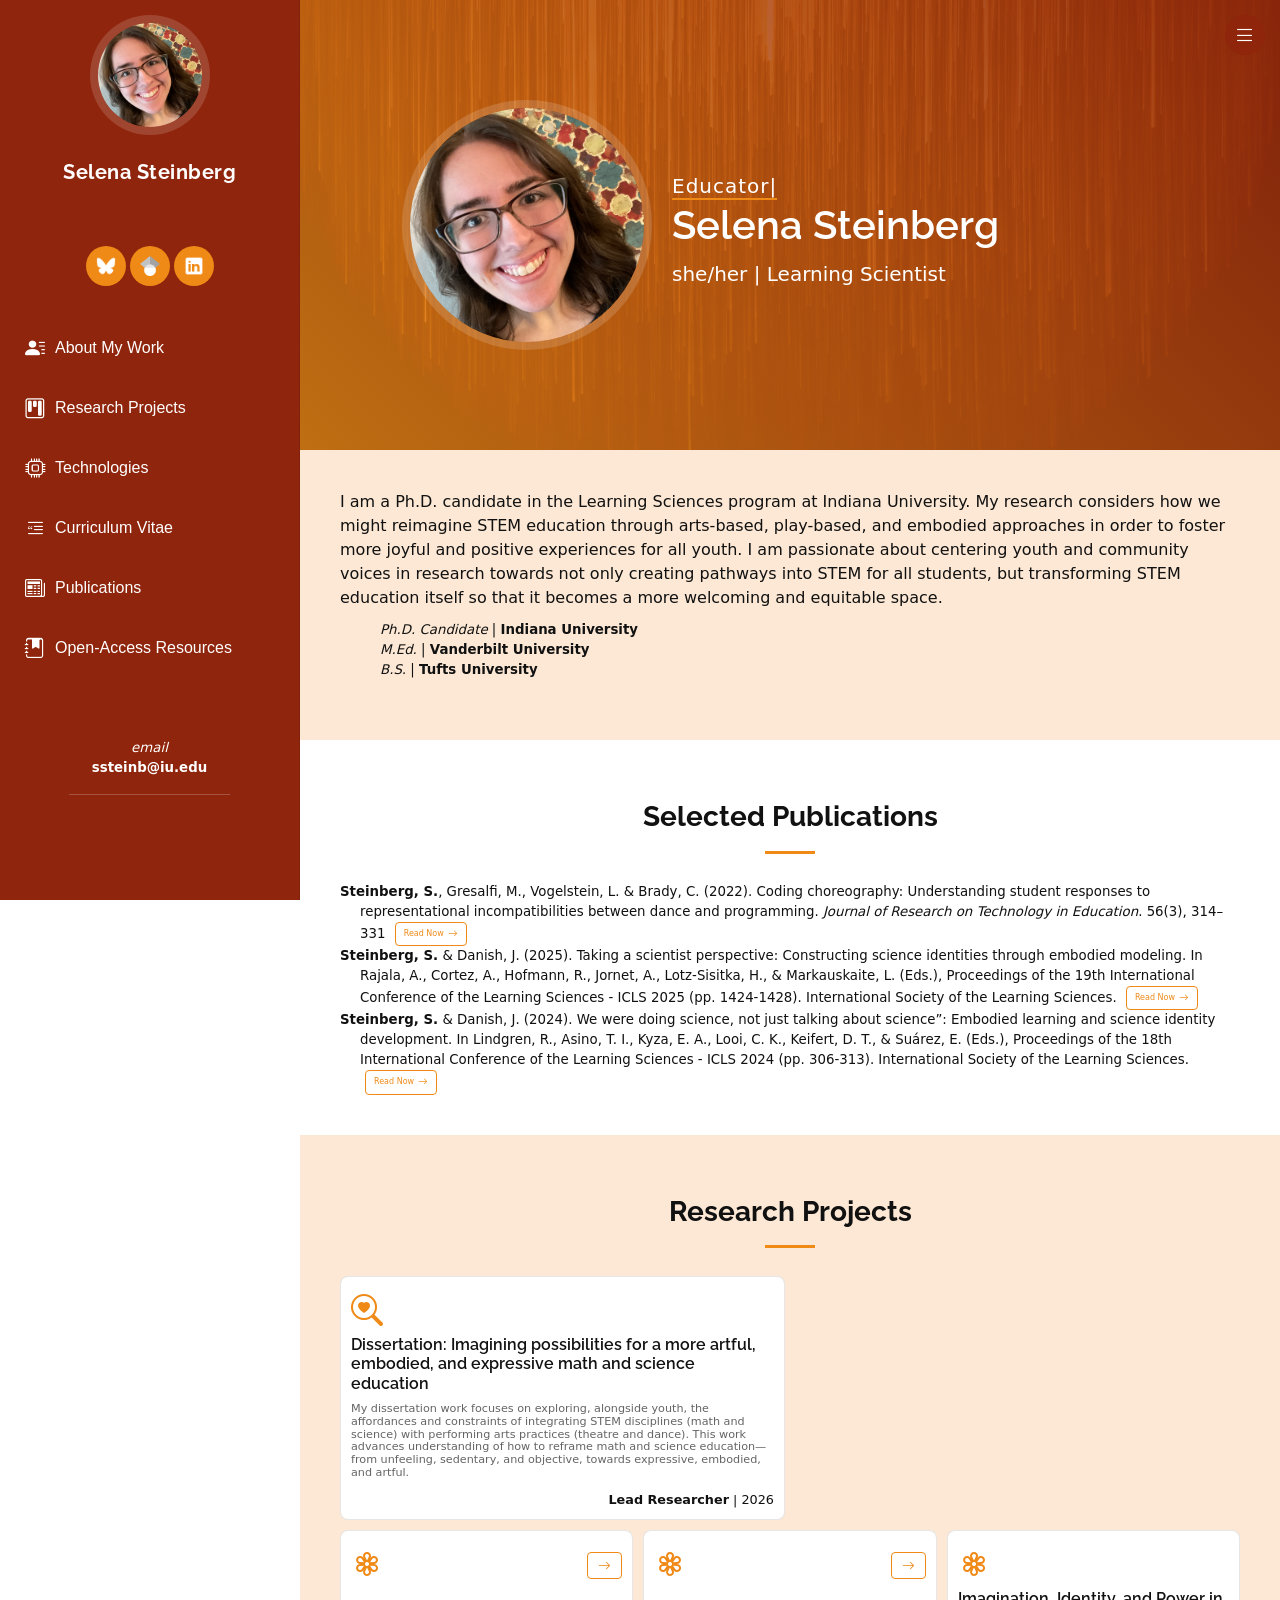
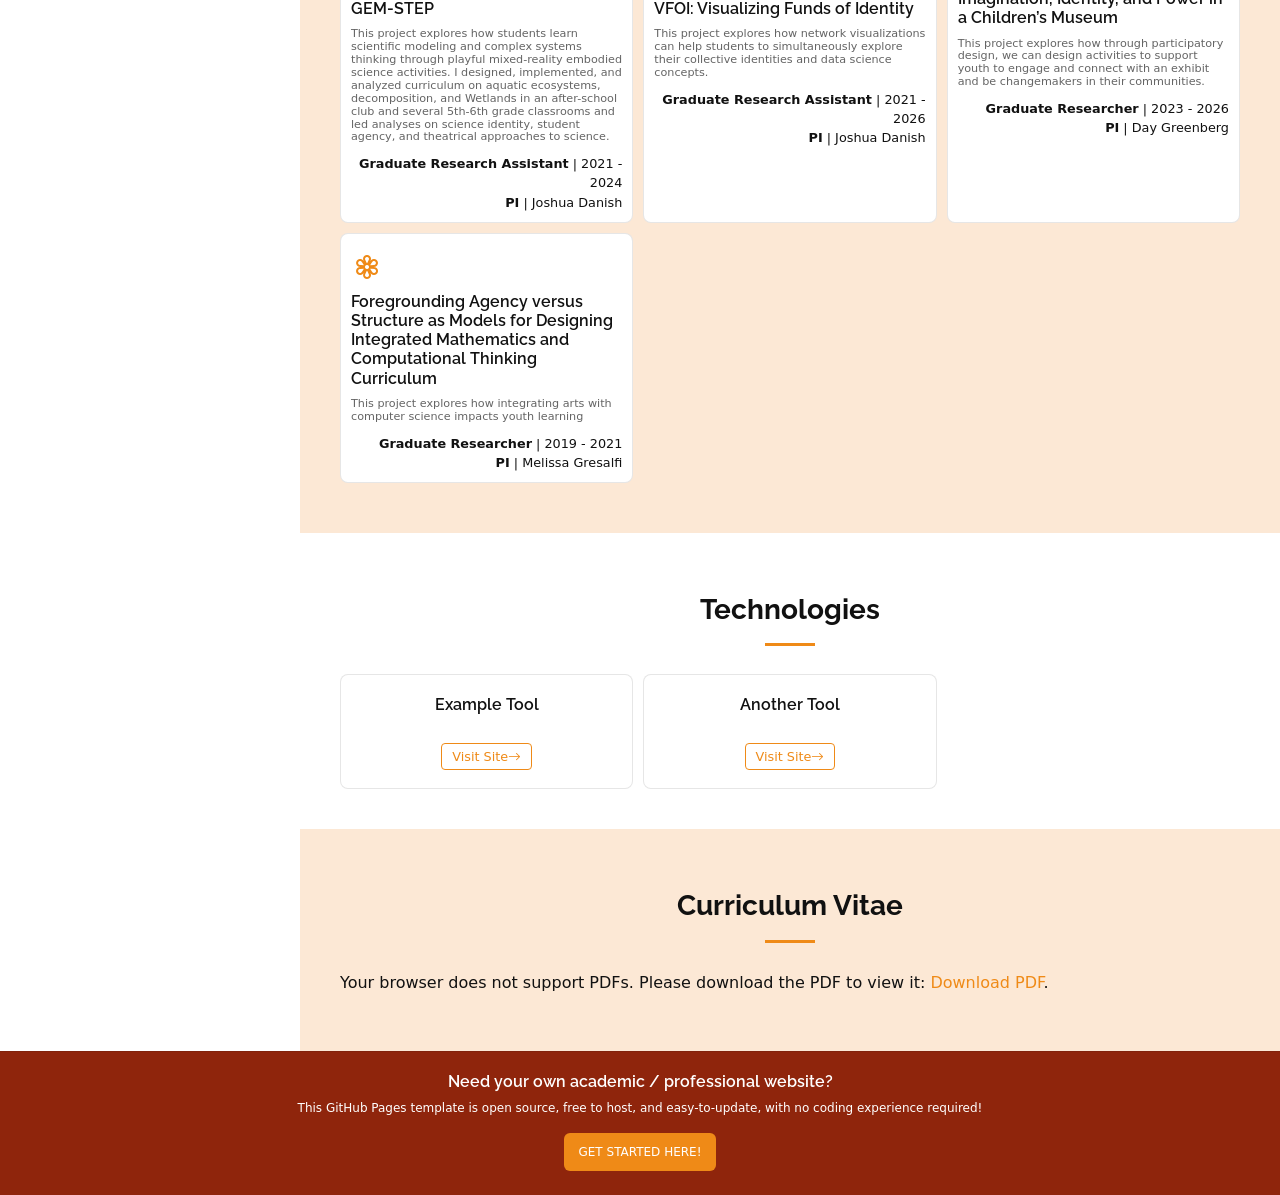
<file: index.html>
<!DOCTYPE html>
<html lang="en">

<head>
  <meta charset="utf-8">
  <meta content="width=device-width, initial-scale=1.0" name="viewport">
  <title>Portfolio</title>
  <meta content="" name="description">
  <meta content="" name="keywords">
  <link rel="icon" href="assets/img/icons/moon-stars.svg" />

  <!-- Fonts -->
  <link href="https://fonts.googleapis.com" rel="preconnect">
  <link href="https://fonts.gstatic.com" rel="preconnect" crossorigin>
  <link href="https://fonts.googleapis.com/css2?family=Roboto:ital,wght@0,100;0,300;0,400;0,500;0,700;0,900;1,100;1,300;1,400;1,500;1,700;1,800;1,900&family=Poppins:ital,wght@0,100;0,200;0,300;0,400;0,500;0,600;0,700;0,800;0,900;1,100;1,200;1,300;1,400;1,500;1,600;1,700;1,800;1,900&family=Raleway:ital,wght@0,100;0,200;0,300;0,400;0,500;0,600;0,700;0,800;0,900;1,100;1,200;1,300;1,400;1,500;1,600;1,700;1,800;1,900&display=swap" rel="stylesheet">

  <!-- Vendor CSS Files -->
  <link href="assets/vendor/bootstrap/css/bootstrap.min.css" rel="stylesheet">
  <link href="assets/vendor/bootstrap-icons/bootstrap-icons.css" rel="stylesheet">
  <link href="assets/vendor/aos/aos.css" rel="stylesheet">
  <link href="assets/vendor/glightbox/css/glightbox.min.css" rel="stylesheet">
  <link href="assets/vendor/swiper/swiper-bundle.min.css" rel="stylesheet">

  <!-- Vendor JS Files -->
  <script src="assets/vendor/bootstrap/js/bootstrap.bundle.min.js"></script>
  <script src="assets/vendor/php-email-form/validate.js"></script>
  <script src="assets/vendor/aos/aos.js"></script>
  <script src="assets/vendor/typed.js/typed.umd.js"></script>
  <script src="assets/vendor/purecounter/purecounter_vanilla.js"></script>
  <script src="assets/vendor/waypoints/noframework.waypoints.js"></script>
  <script src="assets/vendor/glightbox/js/glightbox.min.js"></script>
  <script src="assets/vendor/imagesloaded/imagesloaded.pkgd.min.js"></script>
  <script src="assets/vendor/isotope-layout/isotope.pkgd.min.js"></script>
  <script src="assets/vendor/swiper/swiper-bundle.min.js"></script>

  <!-- Custom CSS Files -->
  <link href="assets/css/index.css" rel="stylesheet">
  <link href="assets/css/global.css" rel="stylesheet">
  <link href="assets/css/navigation.css" rel="stylesheet">

  <!-- Custom JS Files -->
  <script src="assets/js/global.js" defer></script>
  <script src="assets/js/index.js" defer></script>
  <script src="assets/js/index-content.js" defer></script>
  <script src="assets/js/index-preferences.js" defer></script>
  <script src="assets/js/navigation.js" defer></script>
  <script src="assets/js/navigation-content.js" defer></script>
</head>

<body class="index-page">
  <div id="navigation-include"></div>
  <main class="main">

<!-- HERO (primary) -->
<section id="hero-home" class="hero primary">
  <div class="background-container">
    <img src="assets/img/hero-image.jpg" alt="" data-aos="fade-in">
  </div>

  <div class="container" data-aos="fade-up" data-aos-delay="100">
    <div class="headshot-container">
      <img src="assets/img/profile-headshot.jpeg" alt="">
    </div>
    <div class="text-container">
      <p><span class="typed"></span></p>
      <h1 id="site-name"></h1>
      <p class="emphasize" id="site-tagline"></p>
    </div>
  </div>
</section>

    <!-- About Section -->
    <section id="about" class="about section alt-section" data-aos="fade-up">
      <div class="content-container">
        <div class="about-container">
          <p id="about-text"></p>
        </div>
        <div class="about-list" id="about-roles"></div>
      </div>
      <div class="content-container" id="research-topics"></div>


    </section>

    <!-- About Section -->
    <section id="publications" class="publications section " data-aos="fade-up">
      <div class="container section-title ">
        <h2>Featured Publications</h2>
      </div>
      <div class="content-container">
        <div class="pubs-list" id="publications-list"></div>
      </div>

    </section>

    <!-- Projects Section -->
    <section id="projects" class="research projects section alt-section" data-aos="fade-up">
      <div class="container section-title">
        <h2>Research Projects</h2>
      </div>
      <div class="content-container">
        <div class="container-tiles-featured" id="projects-featured"></div>
        <div class="container-tiles-other" id="projects-other"></div>
      </div>
    </section>

    <!-- Technologies Section -->
    <section id="technologies" class="technologies section" data-aos="fade-up">

      <div class="container section-title" >
        <h2>Technologies</h2>
      </div>
      <div class="content-container">
        <div class="container-tiles" id="technologies-list"></div>
      </div>
    </section>
    
    <!-- CV Upload -->
     <section id="cv" class="cv section alt-section"data-aos="fade-up">
      <div class="container section-title" >
        <h2>Curriculum Vitae</h2>
      </div>
      <div class="pdf-container">
        <object data="assets/data/cv.pdf" type="application/pdf" width="100%" height="600px">
          <p>Your browser does not support PDFs. Please download the PDF to view it:
            <a href="assets/data/cv.pdf">Download PDF</a>.
          </p>
        </object>
      </div>
    </section>

  </main>

  <div id="footer-include"></div>

</body>
</html>
</file>
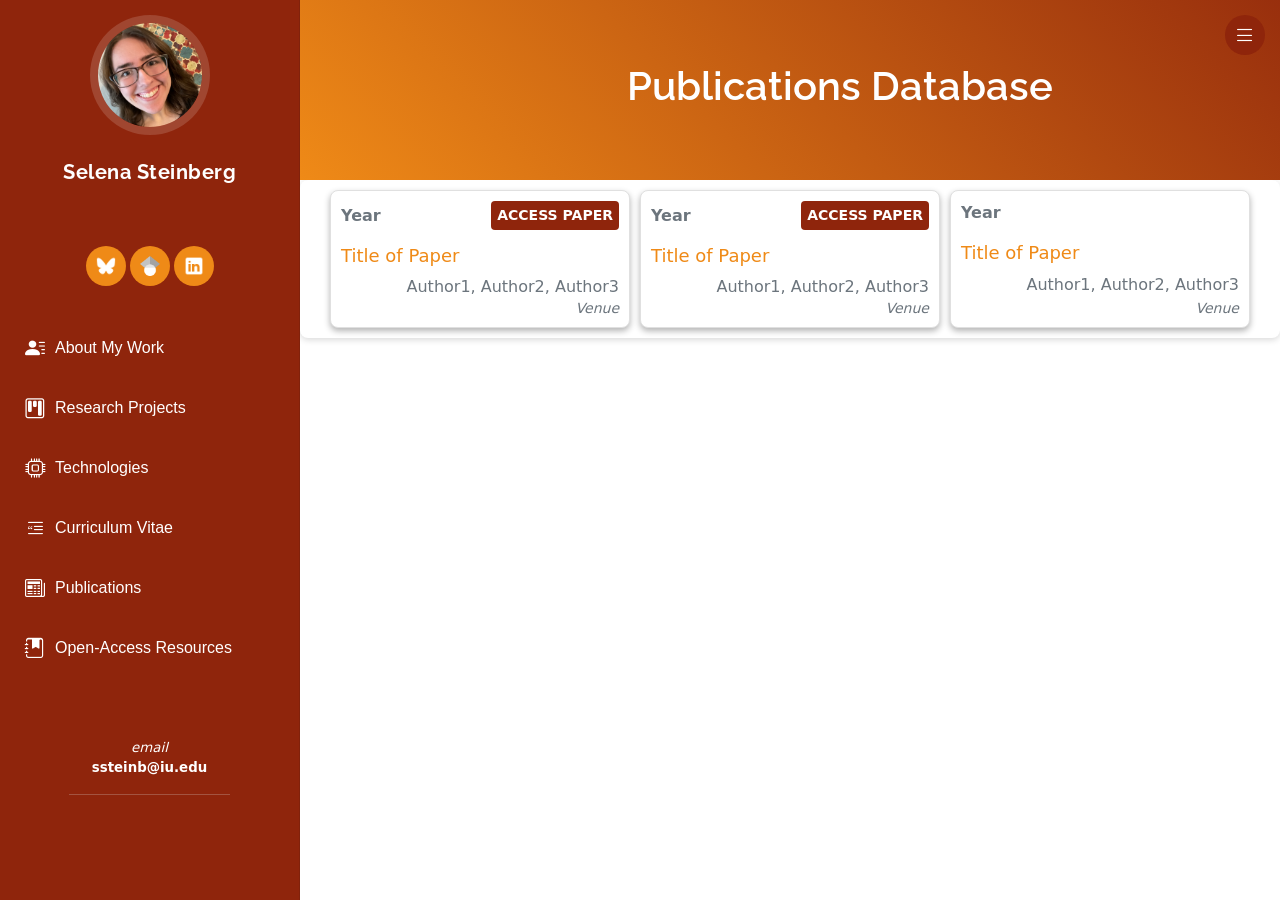
<file: database.html>
<!DOCTYPE html>
<html lang="en">

<head>

  <meta charset="utf-8">
  <meta content="width=device-width, initial-scale=1.0" name="viewport">
  <title>Publications Database</title>
  <meta content="" name="description">
  <meta content="" name="keywords">

  <!-- Fonts -->
  <link href="https://fonts.googleapis.com" rel="preconnect">
  <link href="https://fonts.gstatic.com" rel="preconnect" crossorigin>
  <link
    href="https://fonts.googleapis.com/css2?family=Roboto:ital,wght@0,100;0,300;0,400;0,500;0,700;0,900;1,100;1,300;1,400;1,500;1,700;1,800;1,900&family=Poppins:ital,wght@0,100;0,200;0,300;0,400;0,500;0,600;0,700;0,800;0,900;1,100;1,200;1,300;1,400;1,500;1,600;1,700;1,800;1,900&family=Raleway:ital,wght@0,100;0,200;0,300;0,400;0,500;0,600;0,700;0,800;0,900;1,100;1,200;1,300;1,400;1,500;1,600;1,700;1,800;1,900&display=swap"
    rel="stylesheet">

  <!-- Vendor CSS Files -->
  <link href="assets/vendor/bootstrap/css/bootstrap.min.css" rel="stylesheet">
  <link href="assets/vendor/bootstrap-icons/bootstrap-icons.css" rel="stylesheet">
  <link href="assets/vendor/aos/aos.css" rel="stylesheet">
  <link href="assets/vendor/glightbox/css/glightbox.min.css" rel="stylesheet">
  <link href="assets/vendor/swiper/swiper-bundle.min.css" rel="stylesheet">

  <!-- Main CSS Files -->
  <link href="assets/css/global.css" rel="stylesheet">
  <link href="assets/css/index.css" rel="stylesheet">
  <link href="assets/css/navigation.css" rel="stylesheet">
  <link href="assets/css/database.css" rel="stylesheet">


  <!-- Vendor JS Files -->
  <script src="assets/vendor/bootstrap/js/bootstrap.bundle.min.js"></script>
  <script src="assets/vendor/php-email-form/validate.js"></script>
  <script src="assets/vendor/aos/aos.js"></script>
  <script src="assets/vendor/typed.js/typed.umd.js"></script>
  <script src="assets/vendor/purecounter/purecounter_vanilla.js"></script>
  <script src="assets/vendor/waypoints/noframework.waypoints.js"></script>
  <script src="assets/vendor/glightbox/js/glightbox.min.js"></script>
  <script src="assets/vendor/imagesloaded/imagesloaded.pkgd.min.js"></script>
  <script src="assets/vendor/isotope-layout/isotope.pkgd.min.js"></script>
  <script src="assets/vendor/swiper/swiper-bundle.min.js"></script>

  <!-- Custom JS Files -->
     <script src="assets/js/global.js" defer></script>

  <script src="assets/js/index.js" defer></script>
  <script src="assets/js/index-content.js" defer></script>
  <script src="assets/js/index-preferences.js" defer></script>
  <script src="assets/js/navigation.js" defer></script>
  <script src="assets/js/navigation-content.js" defer></script>
  <script src="assets/js/database.js" defer></script>
</head>

<body class="database-page">
  <div id="navigation-include"></div>
  <main class="main">

<!-- Database (secondary) -->
<section id="hero-database" class="hero secondary">
  <div class="container">
    <h1 id="page-title-db">Publications Database</h1>
  </div>
</section>


    <!-- Publication cards rendered from CSV database -->
    <section class="database-container content-container">
      <div id="database-cards" class="cards-container"></div>
    </section>


  </main>
</body>

</html>
</file>
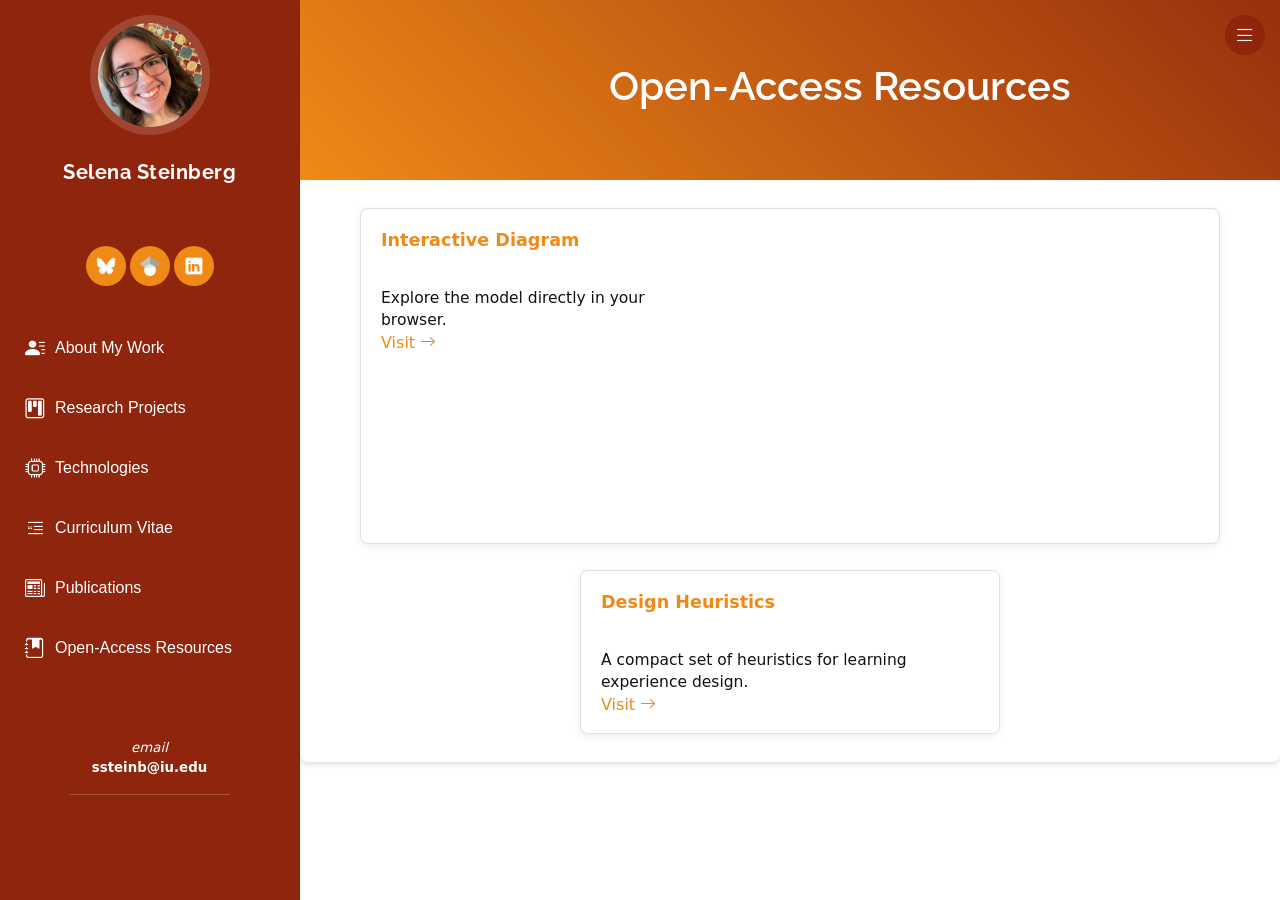
<file: resources.html>
<!DOCTYPE html>
<html lang="en">

<head>

  <meta charset="utf-8">
  <meta content="width=device-width, initial-scale=1.0" name="viewport">
  <title>Open-Access Resources</title>
  <meta content="" name="description">
  <meta content="" name="keywords">

  <!-- Fonts -->
  <link href="https://fonts.googleapis.com" rel="preconnect">
  <link href="https://fonts.gstatic.com" rel="preconnect" crossorigin>
  <link
    href="https://fonts.googleapis.com/css2?family=Roboto:ital,wght@0,100;0,300;0,400;0,500;0,700;0,900;1,100;1,300;1,400;1,500;1,700;1,800;1,900&family=Poppins:ital,wght@0,100;0,200;0,300;0,400;0,500;0,600;0,700;0,800;0,900;1,100;1,200;1,300;1,400;1,500;1,600;1,700;1,800;1,900&family=Raleway:ital,wght@0,100;0,200;0,300;0,400;0,500;0,600;0,700;0,800;0,900;1,100;1,200;1,300;1,400;1,500;1,600;1,700;1,800;1,900&display=swap"
    rel="stylesheet">

  <!-- Vendor CSS Files -->
  <link href="assets/vendor/bootstrap/css/bootstrap.min.css" rel="stylesheet">
  <link href="assets/vendor/bootstrap-icons/bootstrap-icons.css" rel="stylesheet">
  <link href="assets/vendor/aos/aos.css" rel="stylesheet">
  <link href="assets/vendor/glightbox/css/glightbox.min.css" rel="stylesheet">
  <link href="assets/vendor/swiper/swiper-bundle.min.css" rel="stylesheet">

  <!-- Vendor JS Files -->
  <script src="assets/vendor/bootstrap/js/bootstrap.bundle.min.js"></script>
  <script src="assets/vendor/php-email-form/validate.js"></script>
  <script src="assets/vendor/aos/aos.js"></script>
  <script src="assets/vendor/typed.js/typed.umd.js"></script>
  <script src="assets/vendor/purecounter/purecounter_vanilla.js"></script>
  <script src="assets/vendor/waypoints/noframework.waypoints.js"></script>
  <script src="assets/vendor/glightbox/js/glightbox.min.js"></script>
  <script src="assets/vendor/imagesloaded/imagesloaded.pkgd.min.js"></script>
  <script src="assets/vendor/isotope-layout/isotope.pkgd.min.js"></script>
  <script src="assets/vendor/swiper/swiper-bundle.min.js"></script>

  <!-- Custom CSS Files -->
  <link href="assets/css/index.css" rel="stylesheet">
  <link href="assets/css/global.css" rel="stylesheet">
  <link href="assets/css/navigation.css" rel="stylesheet">
  <link href="assets/css/resources.css" rel="stylesheet">

  <!-- Custom JS Files -->
     <script src="assets/js/global.js" defer></script>
  <script src="assets/js/index.js" defer></script>
  <script src="assets/js/index-content.js" defer></script>
  <script src="assets/js/index-preferences.js" defer></script>
  <script src="assets/js/navigation.js" defer></script>
  <script src="assets/js/navigation-content.js" defer></script>

  <script src="assets/js/resources.js" defer></script>


</head>

<body class="resources-page">
  <div id="navigation-include"></div>
  <main class="main">
    <!-- Resources (secondary) -->
    <section id="hero-resources" class="hero secondary">
      <div class="container">
        <h1 id="page-title-res">Open-Access Resources</h1>
      </div>
    </section>


    <!-- Resource cards populated by resources.js -->
    <section class="resource-container">
      <div id="resource-cards" class="cards-container"></div>
    </section>


  </main>
</body>

</html>
</file>
<file: assets/css/index.css>
/*--------------------------------------------------------------
# Hero Section
--------------------------------------------------------------*/
.hero .background-container img {
  position: absolute;
  inset: 0;
  display: block;
  width: 100%;
  height: 100%;
  object-fit: cover;
  z-index: 1;
  /* Place image behind everything */
}

.hero::before {
  content: '';
  position: absolute;
  inset: 0;
  background: linear-gradient(45deg, var(--hero-overlay-start), var(--hero-overlay-end));
  /* Gradient overlay */
  z-index: 2;
  /* Overlay above the image */
}

.hero .container {
  position: relative;
  z-index: 3;
  /* Ensure content is on top of the overlay */
  color: var(--contrast-color);
  /* Optional: Ensure text is readable */
  display: flex;
  flex-wrap: wrap;
  /* Allow items to wrap on smaller screens */
  align-items: center;
  justify-content: center;
  gap: 20px;
  /* Add spacing between elements */
  text-align: center;
  left: 50px;
}

.hero .headshot-container {
  flex: 0 0 auto;
  /* Ensure the headshot does not grow or shrink */
  max-width: 250px;
  /* Limit the width of the headshot */
  text-align: center;
}

.hero .headshot-container img {
  width: 100%;
  /* Ensure the image scales within its container */
  height: auto;
  border: 8px solid color-mix(in srgb, var(--default-color), transparent 85%);
  object-fit: cover;
  border-radius: 50%;
  /* Make it circular if needed */
  border: 8px solid color-mix(in srgb, var(--contrast-color), transparent 85%);

}

.hero .text-container {
  flex: 1;
  /* Allow the text to take up the remaining space */
  text-align: left;
}

.hero h2 {
  margin: 0;
  font-size: 48px;
  /* Adjust font size */
  font-weight: 700;
}

.hero p {
  margin: 10px 0 0 0;
  font-size: 20px;
  /* Adjust font size */
}

.hero p span {
  letter-spacing: 1px;
  border-bottom: 2px solid var(--accent-color);
}

.emphasize {
  color: var(--contrast-color);
  font-family: inherit;
  font-weight: lighter;
}
@media (max-width: 1200px) {
  .hero {
    flex-direction: column;
    /* Stack items vertically */
    text-align: center;
  }

  .hero .headshot-container {
    max-width: 150px;
    /* Adjust headshot size on smaller screens */
    margin-bottom: 15px;
  }
    .hero .container {
      left: 0px;
    }

  .hero h2 {
    font-size: 28px;
    /* Adjust for smaller screens */
  }

  .hero p {
    font-size: 18px;
    /* Adjust for smaller screens */
  }
}

/*--------------------------------------------------------------
# About Section
--------------------------------------------------------------*/

.about .content h2 {
  font-weight: 700;
  font-size: 24px;
}

.about-container {
  padding-bottom: 10px;
}

.about-list {
  padding-left: 40px;
  font-size: smaller;
}

.about .content ul {
  list-style: none;
  padding: 0;
}

.about .content ul li {
  margin-bottom: 20px;
  display: flex;
  align-items: center;
}

.about .content ul strong {
  margin-right: 10px;
}

.about .content ul i {
  font-size: 16px;
  margin-right: 5px;
  color: var(--accent-color);
  line-height: 0;
}

/*--------------------------------------------------------------
# Topics Section
--------------------------------------------------------------*/

#research-topics {
  margin-top: 20px;
  display: flex;
  flex-wrap: wrap;
  justify-content: center;  
  gap: 8px;                 
}

.topic-tile {
  background-color: color-mix(in srgb, var(--surface-color) 80%, transparent);
  border: 1px solid color-mix(in srgb, var(--accent-color) 100%, transparent);
  color: var(--accent-color);
  border-radius: 8px;   
  padding: 4pt;             
  display: inline-flex;   
  align-items: center;
  justify-content: center;
  white-space: nowrap;     
  line-height: 1.1;
  font-weight: 600;
  transition: transform 0.2s ease, box-shadow 0.2s ease;
}

/* Optional hover polish */
.topic-tile:hover {
  transform: translateY(-2px);
  box-shadow: 0 4px 10px color-mix(in srgb, var(--default-color), transparent 90%);
}

/*--------------------------------------------------------------
# PROJECTS Section
--------------------------------------------------------------*/

.projects .container-tiles-featured {
  display: grid;
  grid-template-columns: repeat(2, 1fr);
  gap: 10px;
  grid-auto-rows: minmax(100px, auto);
  padding-bottom: 10px;

}

.projects .container-tiles-other {
  display: grid;
  grid-template-columns: repeat(3, 1fr);
  gap: 10px;
  grid-auto-rows: minmax(100px, auto);
  padding-bottom: 10px;

}

.project-tile {
  background-color: var(--surface-color);
  border: 1px solid color-mix(in srgb, var(--default-color), transparent 90%);
  border-radius: 8px;
  padding: 10px;
  transition: transform 0.3s ease, box-shadow 0.3s ease;
  align-content: start;
}

.project-tile:hover {
  transform: translateY(-5px);
  box-shadow: 0 8px 20px color-mix(in srgb, var(--default-color), transparent 90%);
}

.project-tile .icon {
  color: var(--accent-color);
  font-size: 2rem;
  margin-right: 15px;
}

.project-tile .title {
  font-size: 1rem;
  font-weight: 600;
  margin-bottom: 10px;
}

.project-tile .description {
  font-size: .7rem;
  line-height: 1.15;
  text-align: left;
  font-weight: 150px;
  color: color-mix(in srgb, var(--default-color), transparent 35%);
  padding-bottom: 10px;
}

.project-tile .role,
.project-tile .principles {
  font-size: 0.8rem;
  font-weight: 200px;
  color: var(--default-color);
  text-align: right;
  margin: 0;
  padding: 0;
}

.project-tile .tile-header {
  display: flex;
  justify-content: space-between;
  align-items: center;
  margin-bottom: 10px;
}

.project-tile .tile-header .icon {
  color: var(--accent-color);
  font-size: 2rem;
  flex-shrink: 0;
}

.project-tile .tile-header .tile-link-container {
  flex-shrink: 0;
}

.project-tile .tile-header .tile-link-container a {
  font-size: 0.8rem;
  font-weight: 500;
  color: var(--accent-color);
  text-decoration: none;
  border: 1px solid var(--accent-color);
  padding: 5px 10px;
  border-radius: 4px;
  transition: background-color 0.3s ease, color 0.3s ease;
}

.project-tile .tile-header .tile-link-container a:hover {
  background-color: var(--accent-color);
  color: var(--contrast-color);
}

/*--------------------------------------------------------------
# Technologies Section
--------------------------------------------------------------*/
.technologies .container-tiles {
  display: grid;
  grid-template-columns: repeat(3, 1fr);
  gap: 10px;
  grid-auto-rows: minmax(100px, auto);
}

.technologies .technologies-content {
  position: relative;
  overflow: hidden;
  display: flex;
  flex-direction: column;
  justify-content: space-between;
  align-items: center;
  height: 300px;
  border: 1px solid color-mix(in srgb, var(--default-color), transparent 90%);
  border-radius: 8px;
  padding: 20px;
  transition: transform 0.3s ease, box-shadow 0.3s ease;
}

.technologies .technologies-content:hover {
  transform: translateY(-5px);
  box-shadow: 0 8px 20px color-mix(in srgb, var(--default-color), transparent 90%);
}

.technologies .tile-header h4 {
  margin: 0;
  font-size: 1rem;
  font-weight: 600;
  text-align: center;
}

.technologies .tile-header p {
  margin: 5px 0 10px;
  font-size: 0.6rem;
  text-align: center;
  color: var(--nav-color);
}

.technologies .tile-footer {
  text-align: center;
  width: 100%;
}

.technologies .tile-footer .tile-link {
  text-decoration: none;
  font-size: 0.8rem;
  font-weight: 500;
  color: var(--accent-color);
  border: 1px solid var(--accent-color);
  padding: 5px 10px;
  border-radius: 4px;
  transition: background-color 0.3s ease, color 0.3s ease;
}

.technologies .tile-footer .tile-link:hover {
  background-color: var(--accent-color);
  color: var(--contrast-color);
}

/* Responsive adjustments for smaller screens */
@media (max-width: 750px) {
  .technologies .isotope-container {
    grid-template-columns: 1fr;
    /* One tile per row on smaller screens */
  }

  .technologies .technologies-content {
    height: auto;
    padding: 15px;
  }
}

.custom-tile {
  display: flex;
  flex-direction: column;
  align-items: center;
  justify-content: space-between;
  padding: 20px;
  background-color: var(--surface-color);
  border: 1px solid color-mix(in srgb, var(--default-color), transparent 90%);
  border-radius: 8px;
  transition: transform 0.3s ease, box-shadow 0.3s ease;
}

.custom-tile:hover {
  transform: translateY(-5px);
  box-shadow: 0 8px 20px color-mix(in srgb, var(--default-color), transparent 90%);
}

.tile-header h4 {
  margin: 0;
  font-size: 1.25rem;
  font-weight: 600;
  text-align: center;
}

.tile-header p {
  margin: 5px 0 10px;
  font-size: 0.9rem;
  text-align: center;
  color: var(--nav-color);
}

.tile-body {
  margin: 10px 0;
}

.tile-icon {
  color: var(--accent-color);
}

.tile-footer .tile-link {
  text-decoration: none;
  font-size: 0.8rem;
  font-weight: 500;
  color: var(--accent-color);
  border: 1px solid var(--accent-color);
  padding: 5px 10px;
  border-radius: 4px;
  transition: background-color 0.3s ease, color 0.3s ease;
}

.tile-footer .tile-link:hover {
  background-color: var(--accent-color);
  color: var(--contrast-color);
}

/*--------------------------------------------------------------
# Featured Publications Section
--------------------------------------------------------------*/

.pubs-list .tile-link {
  display: inline-flex; 
  align-items: center;
  gap: 4px; 
  text-decoration: none;
  font-size: 0.5rem;
  font-weight: 500;
  color: var(--accent-color);
  border: 1px solid var(--accent-color);
  padding: 4px 8px; 
  border-radius: 4px;
  transition: background-color 0.3s ease, color 0.3s ease;
  margin-left: 5px; 
  white-space: nowrap; 
}

.pubs-list .tile-link:hover {
  background-color: var(--accent-color);
  color: var(--contrast-color);
}

.pubs-list .tile-link i {
  font-size: 0.6rem;
}
.pubs-list p {
  margin: 0; 
  padding-left: 20px; 
  text-indent: -20px; 
  font-size: smaller; 
  line-height: 1.5; 
  position: relative;
}

.pubs-list p a {
  display: inline-block; 
  margin-left: 10px; 
  text-indent: 0; 
  vertical-align: middle; 
}
</file>
<file: assets/css/global.css>
:root {
  /* =========================
     Fonts
     ========================= */
  --default-font: "Lato", system-ui, -apple-system, "Segoe UI", Roboto, "Helvetica Neue", Arial, "Noto Sans", "Liberation Sans", sans-serif, "Apple Color Emoji", "Segoe UI Emoji", "Segoe UI Symbol", "Noto Color Emoji";
  --heading-font: "Raleway", sans-serif;
  --nav-font: "Lato", sans-serif;

  /* =========================
     Theme colors (defaults; overridden by site-preferences.json)
     ========================= */
  /* Core surfaces & text */
  --page-bg: #ffffff;               /* Body + section backgrounds */
  --surface-color: #ffffff;         /* Cards/panels/tiles */
  --surface-alt-color: #f8f9fa;     /* Alternate surface for contrast */
  --text-color: #111111;            /* Body text */
  --heading-color: #111111;         /* Headings/titles */
  --text-muted-color: #6c757d;      /* Metadata/captions */
  --text-subtle-color: #555555;     /* Descriptions/softer copy */
  --border-color: #e0e0e0;          /* Dividers & tile borders */

  /* Brand / accents */
  --accent-color: #EF8A17;          /* Links, buttons, highlights */
  --accent-contrast-color: #ffffff; /* Text/icons on accent */

  /* Navigation */
  --nav-text-color: #a8a9b4;
  --nav-text-hover-color: #ffffff;
  --nav-bg-color: #040b14;
  --nav-toggle-bg-color: var(--accent-color);

  /* Footer */
  --footer-bg-color: var(--page-bg);

  /* Badges */
  --badge-bg: #3E1F47;

  /* Hero overlay (two-stop gradient over hero image) */
  --hero-overlay-start: rgba(239, 138, 23, 0.8);
  --hero-overlay-end: rgba(143, 37, 12, 0.8);

  /* Accent washes (soft tinted backgrounds for chips/tiles) */
  --accent-wash-dark: color-mix(in srgb, var(--nav-bg-color) 20%, transparent);
  --accent-wash-bright: color-mix(in srgb, var(--accent-color) 20%, transparent);

  /* Section alternates */
  --section-alt-bg-color: var(--accent-wash-dark);

  /* Effects */
  --shadow-lg: 0 8px 20px rgba(0, 0, 0, 0.1);

  /* =========================
     Legacy aliases (keep existing CSS working)
     ========================= */
  --background-color: var(--page-bg);
  --color-bg: var(--page-bg);
  --default-color: var(--text-color);
  --color-text: var(--text-color);
  --color-heading: var(--heading-color);
  --color-text-muted: var(--text-muted-color);
  --muted-text-color: var(--text-muted-color);
  --soft-text-color: var(--text-subtle-color);
  --color-text-subtle: var(--text-subtle-color);
  --color-border: var(--border-color);
  --color-surface: var(--surface-color);
  --color-surface-2: var(--surface-alt-color);
  --tile-bg: var(--surface-alt-color);
  --bright-accent: var(--accent-color);
  --dark-accent: var(--nav-bg-color);
  --color-on-accent: var(--accent-contrast-color);
  --contrast-color: var(--accent-contrast-color);
  --nav-color: var(--nav-text-color);
  --nav-hover-color: var(--nav-text-hover-color);
  --nav-bg: var(--nav-bg-color);
  --section-alt-bg: var(--section-alt-bg-color);

  /* Global behavior */
  scroll-behavior: smooth;
}


/*--------------------------------------------------------------
# General Styling & Shared Classes
--------------------------------------------------------------*/
body {
  color: var(--color-text);
  background-color: var(--background-color);
  font-family: var(--default-font);
  
}

a {
  color: var(--bright-accent);
  text-decoration: none;
  transition: 0.3s;
}

a:hover {
  color: color-mix(in srgb, var(--bright-accent), transparent 25%);
}

h1,
h2,
h3,
h4,
h5,
h6 {
  font-family: var(--heading-font);
  font-weight: 600;
}


p,
a,
li,
span {
  font-family: var(--default-font);
  font-weight: 400;
}

#page-title {
  font-size: 2rem;
  font-weight: 600;
  color: var(--contrast-color);
}

#page-subtitle {
  font-size: 1.2rem;
  font-weight: 300;
  color: var(--contrast-color);
}

/*--------------------------------------------------------------
# Global Sections
--------------------------------------------------------------*/
.hero {
  width: 100%;
  position: relative;
  display: flex;
  align-items: center;
  justify-content: center;
  overflow: hidden;
}

.hero.primary {
  min-height: 50vh;
  padding-left: 40px;
}

.hero.primary .background-container { display: block; }

.hero.secondary {
  width: 100%;
  min-height: 20vh;
  background-color: var(--accent-color);
  color: var(--contrast-color);
  padding: 24px 0;  
}

.hero.secondary .background-container { display: none; }

.section {
  color: var(--color-text);
  background-color: var(--background-color);
  padding: 40px 40px; 
  overflow: clip;
}

.alt-section {
  background-color: var(--section-alt-bg, var(--accent-wash-dark));
}

.section .content-container {
  margin: 0 auto; 
  max-width: 1200px;
}


/*--------------------------------------------------------------
# Global Footer
--------------------------------------------------------------*/

.footer {
  color: var(--color-text);
  background-color: var(--footer-bg-color, var(--background-color));
  font-size: 14px;
  padding: 40px 0;
  position: relative;
  border-top: 1px solid color-mix(in srgb, var(--color-text), transparent 90%);
}

.footer .copyright p {
  margin-bottom: 0;
}

.footer .credits {
  margin-top: 4px;
  font-size: 13px;
  text-align: center;
}

/*--------------------------------------------------------------
# Preloader
--------------------------------------------------------------*/
#preloader {
  position: fixed;
  inset: 0;
  z-index: 999999;
  overflow: hidden;
  background: var(--background-color);
  transition: all 0.6s ease-out;
}

#preloader:before {
  content: "";
  position: fixed;
  top: calc(50% - 30px);
  left: calc(50% - 30px);
  border: 6px solid var(--color-on-accent);
  border-color: var(--bright-accent) transparent var(--bright-accent) transparent;
  border-radius: 50%;
  width: 60px;
  height: 60px;
  animation: animate-preloader 1.5s linear infinite;
}

@keyframes animate-preloader {
  0% {
    transform: rotate(0deg);
  }

  100% {
    transform: rotate(360deg);
  }
}

/*--------------------------------------------------------------
# Scroll Top Button
--------------------------------------------------------------*/
.scroll-top {
  position: fixed;
  visibility: hidden;
  opacity: 0;
  right: 15px;
  bottom: -15px;
  z-index: 99999;
  background-color: var(--bright-accent);
  width: 44px;
  height: 44px;
  border-radius: 50px;
  transition: all 0.4s;
}

.scroll-top i {
  font-size: 24px;
  color: var(--color-on-accent);
  line-height: 0;
}

.scroll-top:hover {
  background-color: color-mix(in srgb, var(--bright-accent), transparent 20%);
  color: var(--color-on-accent);
}

.scroll-top.active {
  visibility: visible;
  opacity: 1;
  bottom: 15px;
}

/*--------------------------------------------------------------
# Disable aos animation delay on mobile devices
--------------------------------------------------------------*/
@media screen and (max-width: 750px) {
  [data-aos-delay] {
    transition-delay: 0 !important;
  }
}



/*--------------------------------------------------------------
# Global Section Titles
--------------------------------------------------------------*/
.section-title {
  position: relative;
  text-align: center; /* Center-align titles for consistency */
  padding: 20px;
}

.section-title h2 {
  padding-bottom: 20px;
  font-size: 28px;
  font-weight: 700;
  position: relative;
}

.section-title h2:after {
  content: "";
  position: absolute;
  display: block;
  width: 50px;
  height: 3px;
  background: var(--bright-accent);
  left: 50%;
  transform: translateX(-50%);
  bottom: 0;
}

.section-title p {
  font-size: 16px; 
  color: var(--nav-fg);
}

/*--------------------------------------------------------------
# Responsive Adjustments for Sections
--------------------------------------------------------------*/
@media (max-width: 750px) {
  .section {
    padding: 30px 15px; /* Reduce padding for smaller screens */
  }

  .section-title h2 {
    font-size: 24px; /* Adjust title size for smaller screens */
  }

  .section-title p {
    font-size: 14px; /* Adjust subtitle size for smaller screens */
  }

  .section .content-container {
    padding: 0 10px; /* Reduce padding for smaller screens */
  }
}

.content-container p {
  margin-bottom: 0;
}


/*--------------------------------------------------------------
# Global Footer
--------------------------------------------------------------*/

.footer {
  color: var(--contrast-color);
  background-color: var(--dark-accent);
  font-size: 12px;
  padding: 20px;
  position: relative;
  border-top: 1px solid color-mix(in srgb, var(--default-color), transparent 90%);
  gap: 10px;
  text-align: center;
}

.access-button {
  display: inline-block;
  font-weight: 500;
  width: fit-content;
  color: var(--contrast-color);
  background-color: var(--accent-color);
  padding: 10px 14px;
  border-radius: 6px;
  text-align: center;
  text-transform: uppercase;
  transition: transform .2s ease, box-shadow .2s ease, background-color .2s ease;
}

.access-button:hover,
.access-button:focus-visible {
  transform: translateY(-5px);
  box-shadow: 0 8px 20px rgba(0,0,0,.1);
  color: var(--nav-color);
  background-color: var(--mid2-teal);
  cursor: pointer;
}
</file>
<file: assets/css/navigation.css>
/* Navigation Menu Link Styling */
.navmenu a {
  font-family: var(--nav-font);
  font-weight: 700;
}

/*--------------------------------------------------------------
# Global navigation
--------------------------------------------------------------*/
.navigation {
  color: var(--contrast-color);
  background-color: var(--nav-bg-color, var(--dark-accent));

  position: fixed;
  top: 0;
  left: -300px;
  bottom: 0;
  padding: 0 15px;
  width: 300px;
  transition: left 0.3s, background-color 0.3s;
  overflow-y: auto;
  z-index: 1100;
  border-right: 1px solid color-mix(in srgb, var(--default-color), transparent 90%);
}
.sitename {
  padding-bottom: 40px;
}

.navigation.navigation-show {
  left: 0;
}

.navigation .profile-img img {
  margin: 15px auto;
  display: block;
  width: 120px;
  border: 8px solid color-mix(in srgb, var(--contrast-color), transparent 85%);
}

.navigation .logo {
  line-height: 1;
  margin-bottom: 15px;
}

.navigation .logo img {
  max-height: 32px;
  margin-right: 8px;
}

.navigation .logo h1 {
  font-size: 18px;
  margin: 0;
  font-weight: 700;
  color: var(--heading-color);
}

.navigation .social-links {
  margin: 0 0 20px 0;
}

/* Divider scoped to navigation */
.navigation hr {
  border: none;
  border-top: 1px solid var(--border-color);
  width: 60%;
  margin: 0.5rem auto;
}

/*--------------------------------------------------------------
# Social buttons (scoped to navigation)
--------------------------------------------------------------*/

.social-links {
  padding: 10px
}
.navigation .social-button {
  display: inline-flex;
  align-items: center;
  justify-content: center;
  width: 40px;
  height: 40px;
  background-color: var(--accent-color);
  border-radius: 50%;
  text-decoration: none;
  transition: background-color 0.3s ease, transform 0.3s ease, color 0.3s ease;
  margin: 2px 2px;
  text-align: center;
  color: var(--color-on-accent, var(--contrast-color));
}

.navigation .social-button:hover {
  background-color: color-mix(in srgb, var(--accent-color), transparent 15%);
  transform: scale(1.1);
  color: var(--color-on-accent, var(--contrast-color));
}

.navigation .social-icon {
  width: 20px;
  height: 20px;
  object-fit: contain;
}

/*--------------------------------------------------------------
# Navigation Toggle Button
--------------------------------------------------------------*/
.navigation .navigation-toggle {
  color: var(--contrast-color);
  background-color: var(--nav-toggle-bg-color, var(--accent-color));
  font-size: 22px;
  display: flex;
  align-items: center;
  justify-content: center;
  width: 40px;
  height: 40px;
  border-radius: 50%;
  cursor: pointer;
  position: fixed;
  top: 15px;
  right: 15px;
  z-index: 9999;
  transition: background-color 0.3s;
}

.navigation .navigation-toggle:hover {
  background-color: color-mix(in srgb, var(--accent-color) 90%, white 15%);
}

/* Centered Site Name */
.navigation .sitename {
  text-align: center;
  font-size: 1.25rem;
  font-weight: 700;
  white-space: nowrap;
  overflow: hidden;
  text-overflow: ellipsis;
  margin: 10px 0;
  width: 100%;
  letter-spacing: 0.5px;
}

/*--------------------------------------------------------------
# Navigation Menu
--------------------------------------------------------------*/
.navmenu {
  padding: 0;
  z-index: 9997;
}

.navmenu ul {
  list-style: none;
  padding: 0 0 20px 0;
  margin: 0;
}

.navmenu a,
.navmenu a:focus {
  color: var(--nav-color);
  padding: 15px 10px;
  font-family: var(--nav-font);
  font-size: 16px;
  font-weight: 400;
  display: flex;
  align-items: center;
  white-space: nowrap;
  transition: color 0.3s;
  width: 100%;
}

.navmenu a .navicon,
.navmenu a:focus .navicon {
  font-size: 20px;
  margin-right: 10px;
}

.navmenu a:hover,
.navmenu .active,
.navmenu .active:focus {
  color: var(--nav-hover-color);
}

.navmenu a:hover .navicon,
.navmenu .active .navicon,
.navmenu .active:focus .navicon {
  color: var(--accent-color);
}

/*--------------------------------------------------------------
# Contact block (scoped to navigation)
--------------------------------------------------------------*/
.navigation .contact-container {
  padding-top: 40px;
  font-size: smaller;
  text-align: center;
}

.navigation .contact-container em {
  color: var(--nav-color);
}

/* Hide mobile nav toggle if not needed */
.mobile-nav-toggle {
  display: none;
}

/*--------------------------------------------------------------
# Layout shift when nav is open on wide screens
--------------------------------------------------------------*/
@media (min-width: 800px) {
  .navigation {
    left: 0;
  }

  .navigation.navigation-show ~ main,
  .navigation.navigation-show ~ #footer {
    margin-left: 300px;
    transition: margin-left 0.3s;
  }

  .navigation ~ main,
  .navigation ~ #footer {
    margin-left: 0;
    transition: margin-left 0.3s;
  }
}

/* Smooth transition always */
.main,
#footer {
  transition: margin-left 0.3s;
}
</file>
<file: assets/css/database.css>
/*-------------------------------------------------------------------
  # GENERAL STYLES
  # This file relies on color variables defined in :root (index.css)
  # e.g., --background-color, --surface-color, --accent-color, etc.
-------------------------------------------------------------------*/

body {
  font-family: var(--default-font, Arial, sans-serif);
  background-color: var(--background-color);
}

/*-------------------------------------------------------------------
  # DATABASE CONTAINER
-------------------------------------------------------------------*/

.database-container {
  background: var(--background-color);
  padding: 10px;
  border-radius: 8px;
  box-shadow: 0px 2px 6px rgba(0, 0, 0, 0.15);
  font-family: var(--default-font, system-ui, -apple-system, BlinkMacSystemFont, 'Segoe UI', Roboto, Oxygen, Ubuntu, Cantarell, 'Open Sans', 'Helvetica Neue', sans-serif);
}

.cards-container {
  display: flex;
  flex-wrap: wrap;
  gap: 10px;
  justify-content: center;
}

/*-------------------------------------------------------------------
  ARTICLE CARDS
-------------------------------------------------------------------*/

.database-card {
  display: flex;
  flex-direction: column;
  justify-content: space-between;
  background: var(--surface-color);
  padding: 10px;
  border-radius: 8px;
  box-shadow: 0px 3px 6px rgba(0, 0, 0, 0.3);
  border: 1px solid var(--border-color);
  width: calc(33.333% - 20px);
  min-width: 250px;
  max-width: 400px;
  transition: transform 0.2s ease-in-out, box-shadow 0.2s ease-in-out, background-color 0.2s ease-in-out;
  text-decoration: none;
  color: inherit;
  cursor: pointer;
  position: relative;
  gap: 6px; /* consistent vertical gap between children */
}

.database-card:hover {
  transform: translateY(-5px);
  box-shadow: 0px 6px 12px rgba(0, 0, 0, 0.2);
  /* soft wash using the accent color */
  background-color: color-mix(in srgb, var(--accent-color), transparent 90%);
}

.card-header {
  display: flex;
  justify-content: space-between;
  align-items: center;
  margin-bottom: 4px; /* reduce gap */
}

.card-year {
  font-weight: bold;
  color: var(--muted-text-color);
  text-align: left;
}

.doi-flag {
  font-weight: bold;
  color: var(--contrast-color);
  background: var(--badge-bg);
  padding: 4px 6px;
  border-radius: 4px;
  text-align: center;
  text-transform: uppercase;
}

.card-authors {
  font-style: normal;
  color: var(--muted-text-color);
  margin-left: 50px;
  text-align: right;
  line-height: 1.1;
  white-space: nowrap;
  overflow: hidden;
  text-overflow: ellipsis;
}

.card-title {
  font-weight: 500;
  text-align: left;
  padding: 6px 0;
  line-height: 1.1;
  color: var(--accent-color);
  font-family: var(--default-font);
}

.card-venue {
  font-style: italic;
  font-weight: normal;
  color: var(--muted-text-color);
  text-align: right;
  line-height: 1.1;
}

/*-------------------------------------------------------------------
  MOBILE SCREEN RESPONSIVENESS
-------------------------------------------------------------------*/

@media (max-width: 768px) {
  .database-card {
    width: calc(50% - 20px);
  }
}

@media (max-width: 480px) {
  .database-card {
    width: calc(100% - 20px);
  }
}

/* Keep margin shift when nav is open on wide screens (matches index.css behavior) */
@media (min-width: 1200px) {
  body.database-page main {
    margin-left: 300px;
  }
}

/* Fluid type for card text pieces */
.card-title {
  font-size: clamp(14px, 2vw, 18px);
}

.card-authors,
.card-year {
  font-size: clamp(12px, 1.5vw, 16px);
}

.card-venue,
.doi-flag {
  font-size: clamp(10px, 1.2vw, 14px);
}
</file>
<file: assets/css/resources.css>
/*-------------------------------------------------------------------
  # GENERAL STYLES
  # This file assumes theme variables are defined in :root (index.css)
  # e.g., --background-color, --default-color, --accent-color, etc.
-------------------------------------------------------------------*/

body {
  font-family: var(--default-font, Arial, sans-serif);
  background-color: var(--background-color);
}

/*-------------------------------------------------------------------
  # RESOURCES CONTAINER
-------------------------------------------------------------------*/

.resource-container {
  background: var(--background-color);
  padding: 20px;
  border-radius: 8px;
  box-shadow: 0px 2px 6px rgba(0, 0, 0, 0.15);
  font-family: var(--default-font, system-ui, -apple-system, BlinkMacSystemFont, 'Segoe UI', Roboto, Oxygen, Ubuntu, Cantarell, 'Open Sans', 'Helvetica Neue', sans-serif);
}

.cards-container {
  display: flex;
  flex-wrap: wrap;
  gap: 10px;
  justify-content: center;
}
.hero.secondary .container {
  flex-direction:column;
}

/*-------------------------------------------------------------------
  # RESOURCE TILES
-------------------------------------------------------------------*/

.resource-tile {
  display: flex;
  flex-direction: column;
  background: var(--surface-color);
  border-radius: 8px;
  box-shadow: 0 2px 8px rgba(0,0,0,0.08);
  border: 1px solid var(--border-color);
  padding: 18px 20px 16px 20px;
  margin: 8px 0;
  width: 100%;
  max-width: 420px;
  min-width: 260px;
  text-decoration: none;
  color: var(--default-color);
  transition: box-shadow 0.2s, transform 0.2s, border 0.2s, background-color 0.2s, color 0.2s;
  cursor: pointer;
  position: relative;
}

.resource-tile:hover {
  box-shadow: 0 6px 18px rgba(0,0,0,0.15);
  border-color: var(--accent-color);
  transform: translateY(-4px) scale(1.02);
  /* A gentle wash of the accent to signal interactivity */
  background: color-mix(in srgb, var(--accent-color), transparent 92%);
  color: var(--accent-color);
}

.resource-title {
  font-size: 1.1rem;
  font-weight: 700;
  margin-bottom: 6px;
  color: var(--accent-color);
}

.resource-meta {
  font-size: 0.85rem;
  color: var(--nav-color);
  margin-bottom: 8px;
}

.resource-desc {
  font-size: 0.97rem;
  color: var(--default-color);
  line-height: 1.4;
}

/* Responsive: stack tiles vertically on small screens */
@media (max-width: 700px) {
  .cards-container {
    flex-direction: column;
    align-items: center;
  }
  .resource-tile {
    max-width: 98vw;
    min-width: 0;
  }
}

.resource-tile.clickable { cursor: pointer; }

/*-------------------------------------------------------------------
  # WHIMSICAL EMBED VARIANT (WIDE CARD)
-------------------------------------------------------------------*/

.resource-tile--embedded {
  flex: 1 1 100%;
  max-width: 100%;
}

@media (min-width: 700px) {
  .resource-tile--embedded {
    max-width: 860px;
  }

  .resource-tile--embedded .resource-embedded-content {
    display: flex;
    gap: 16px;
    align-items: flex-start;
  }

  .resource-tile--embedded .resource-text {
    flex-basis: 40%;
    flex-grow: 1;
  }

  .resource-tile--embedded .embedded-iframe {
    flex-basis: 60%;
    flex-grow: 1;
    height: 300px;
  }
}

@media (max-width: 699px) {
  .resource-tile--embedded .resource-embedded-content {
    display: flex;
    flex-direction: column;
  }

  .resource-tile--embedded .embedded-iframe {
    width: 100%;
    max-width: 100%;
    height: 300px;
  }
}
</file>
